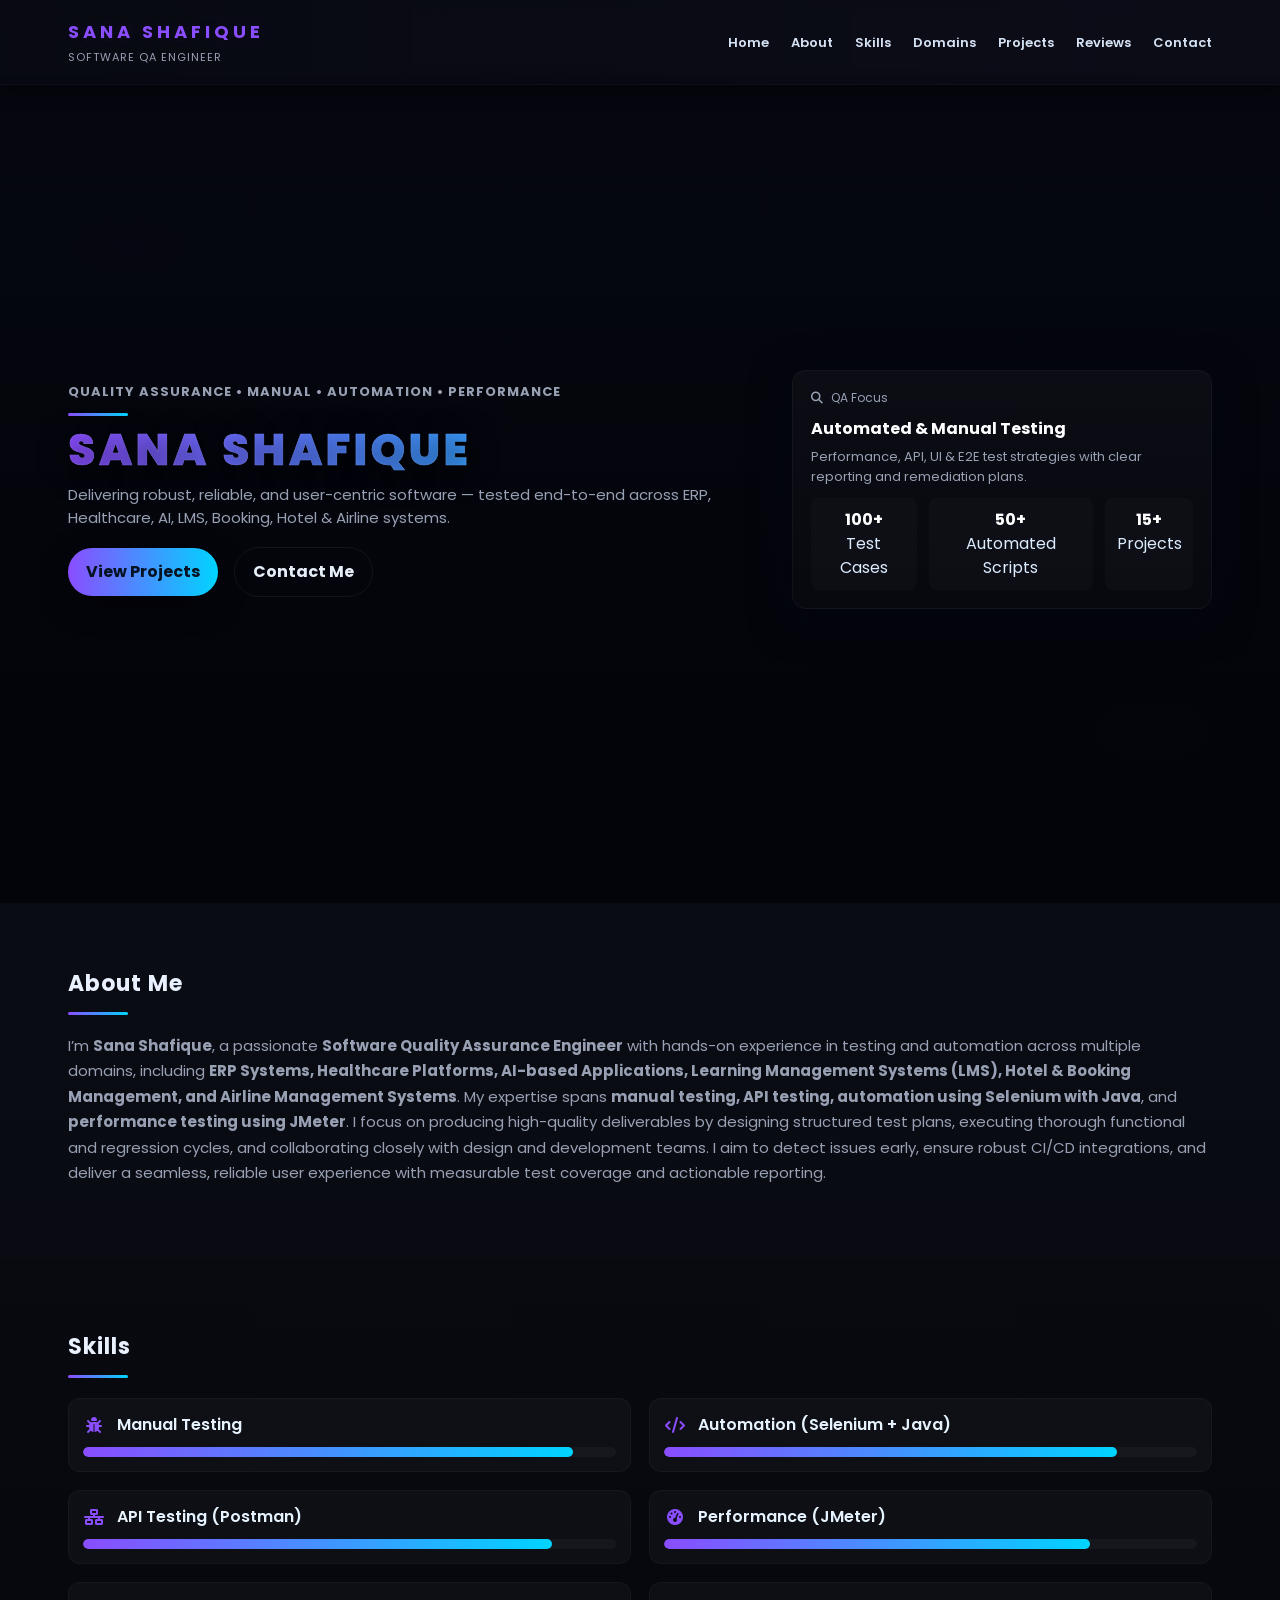
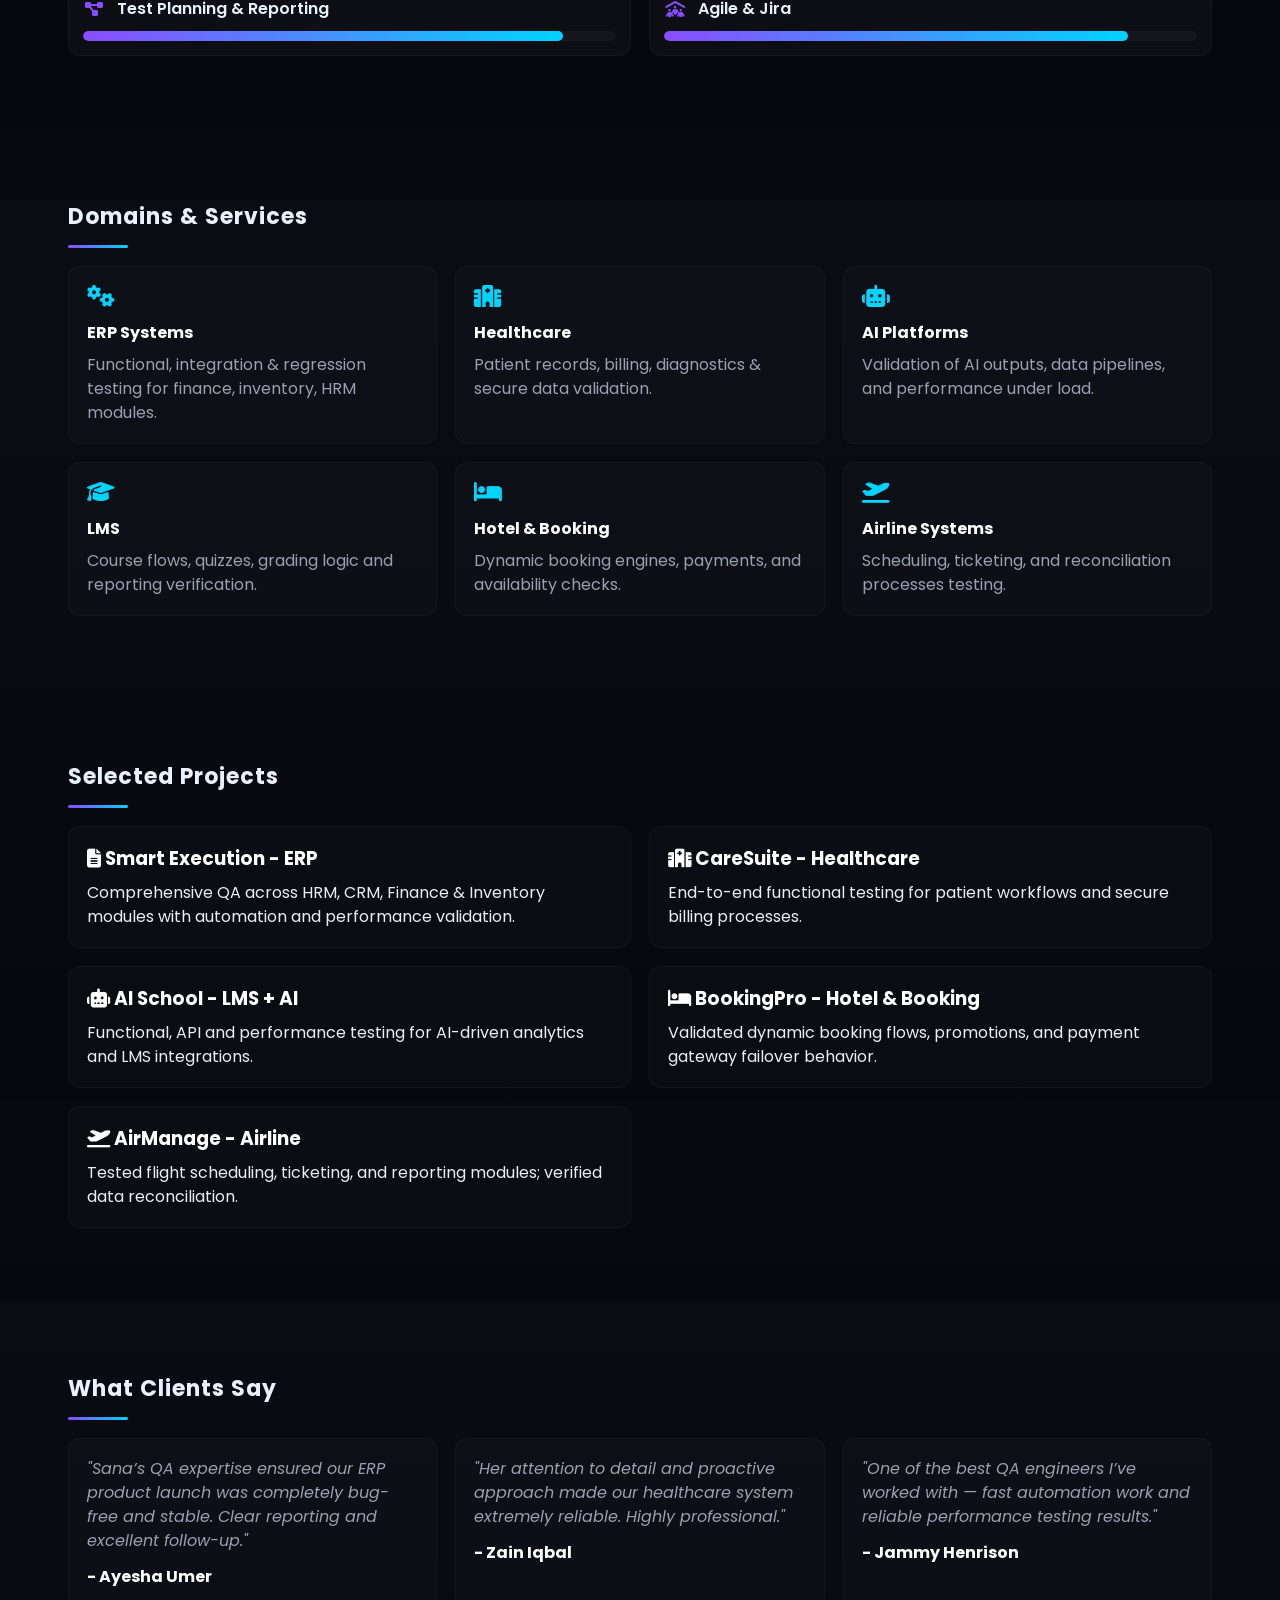
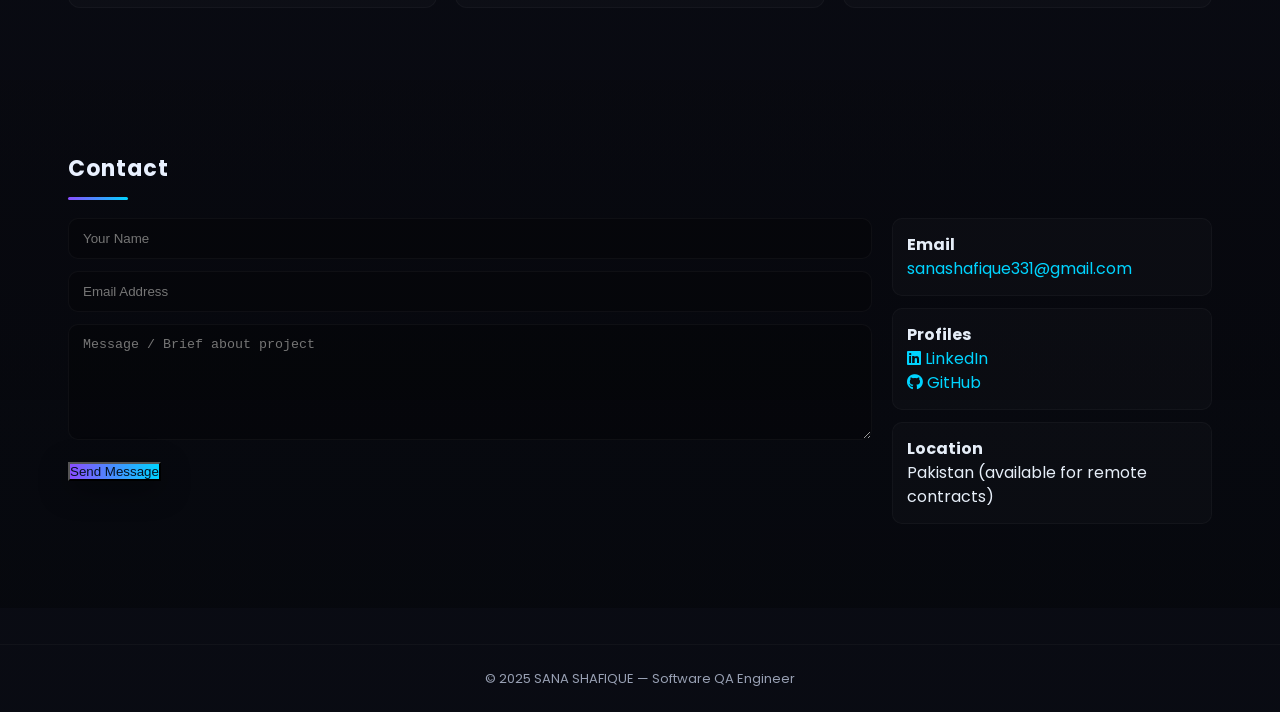
<file: index.html>
<!DOCTYPE html>
<html lang="en">
<head>
  <meta charset="utf-8" />
  <meta name="viewport" content="width=device-width,initial-scale=1" />
  <title>SANA SHAFIQUE | QA ENGINEER</title>

  <!-- Fonts & Icons -->
  <link href="https://fonts.googleapis.com/css2?family=Poppins:wght@300;400;600;700&display=swap" rel="stylesheet">
  <link rel="stylesheet"
        href="https://cdnjs.cloudflare.com/ajax/libs/font-awesome/6.4.0/css/all.min.css"
        integrity="sha512-pap4Yk6Xc7Qv7Y8pFv+z3VJf9lq6m3V6q8XrY3aXG2Qp8xZ8Yv6Xx1z0Xc7Qv7Y8pFv+z3VJf9lq6m3V6q8XrY3A=="
        crossorigin="anonymous" referrerpolicy="no-referrer" />

  <link rel="stylesheet" href="style.css" />
</head>
<body>

  <!-- HEADER -->
  <header class="site-header">
    <div class="header-inner">
      <div class="brand">
        <h1 class="brand-name">SANA SHAFIQUE</h1>
        <p class="brand-sub">SOFTWARE QA ENGINEER</p>
      </div>

      <nav class="main-nav">
        <a href="#home">Home</a>
        <a href="#about">About</a>
        <a href="#skills">Skills</a>
        <a href="#services">Domains</a>
        <a href="#projects">Projects</a>
        <a href="#reviews">Reviews</a>
        <a href="#contact">Contact</a>
      </nav>
    </div>
  </header>

  <!-- HERO -->
  <section id="home" class="hero">
    <div class="hero-bg"></div>
    <div class="hero-overlay"></div>
    <div class="hero-inner">
      <div class="hero-left">
        <h2 class="hero-pretitle">Quality Assurance • Manual • Automation • Performance</h2>
        <h1 class="hero-title">SANA SHAFIQUE</h1>
        <p class="hero-tagline">Delivering robust, reliable, and user-centric software — tested end-to-end across ERP, Healthcare, AI, LMS, Booking, Hotel & Airline systems.</p>
        <div class="hero-cta">
          <a class="btn primary" href="#projects">View Projects</a>
          <a class="btn ghost" href="#contact">Contact Me</a>
        </div>
      </div>

      <div class="hero-right">
        <div class="floating-card">
          <div class="meta">
            <div class="meta-top"><i class="fa-solid fa-magnifying-glass"></i> QA Focus</div>
            <h3>Automated & Manual Testing</h3>
            <p>Performance, API, UI & E2E test strategies with clear reporting and remediation plans.</p>
          </div>

          <ul class="mini-stats">
            <li><strong>100+</strong><span>Test Cases</span></li>
            <li><strong>50+</strong><span>Automated Scripts</span></li>
            <li><strong>15+</strong><span>Projects</span></li>
          </ul>
        </div>
      </div>
    </div>
  </section>

  <!-- ABOUT -->
  <section id="about" class="section fade-up">
    <div class="container">
      <h2>About Me</h2>
      <p class="about-long">
        I’m <strong>Sana Shafique</strong>, a passionate <strong>Software Quality Assurance Engineer</strong> with hands-on experience in testing and automation across multiple domains,
        including <strong>ERP Systems, Healthcare Platforms, AI-based Applications, Learning Management Systems (LMS), Hotel & Booking Management, and Airline Management Systems</strong>.
        My expertise spans <strong>manual testing, API testing, automation using Selenium with Java</strong>, and <strong>performance testing using JMeter</strong>. I focus on producing
        high-quality deliverables by designing structured test plans, executing thorough functional and regression cycles, and collaborating closely with design and development teams.
        I aim to detect issues early, ensure robust CI/CD integrations, and deliver a seamless, reliable user experience with measurable test coverage and actionable reporting.
      </p>
    </div>
  </section>

  <!-- SKILLS -->
  <section id="skills" class="section dark-section fade-up">
    <div class="container">
      <h2>Skills</h2>
      <div class="skills-grid">
        <div class="skill">
          <div class="skill-head"><i class="fa-solid fa-bug"></i><span>Manual Testing</span></div>
          <div class="skill-bar"><div class="skill-fill" data-fill="92"></div></div>
        </div>
        <div class="skill">
          <div class="skill-head"><i class="fa-solid fa-code"></i><span>Automation (Selenium + Java)</span></div>
          <div class="skill-bar"><div class="skill-fill" data-fill="85"></div></div>
        </div>
        <div class="skill">
          <div class="skill-head"><i class="fa-solid fa-network-wired"></i><span>API Testing (Postman)</span></div>
          <div class="skill-bar"><div class="skill-fill" data-fill="88"></div></div>
        </div>
        <div class="skill">
          <div class="skill-head"><i class="fa-solid fa-tachometer-alt"></i><span>Performance (JMeter)</span></div>
          <div class="skill-bar"><div class="skill-fill" data-fill="80"></div></div>
        </div>
        <div class="skill">
          <div class="skill-head"><i class="fa-solid fa-project-diagram"></i><span>Test Planning & Reporting</span></div>
          <div class="skill-bar"><div class="skill-fill" data-fill="90"></div></div>
        </div>
        <div class="skill">
          <div class="skill-head"><i class="fa-solid fa-people-roof"></i><span>Agile & Jira</span></div>
          <div class="skill-bar"><div class="skill-fill" data-fill="87"></div></div>
        </div>
      </div>
    </div>
  </section>

  <!-- SERVICES / DOMAINS -->
  <section id="services" class="section fade-up">
    <div class="container">
      <h2>Domains & Services</h2>
      <div class="services-grid">
        <div class="service-card"><i class="fa-solid fa-cogs"></i><h4>ERP Systems</h4><p>Functional, integration & regression testing for finance, inventory, HRM modules.</p></div>
        <div class="service-card"><i class="fa-solid fa-hospital"></i><h4>Healthcare</h4><p>Patient records, billing, diagnostics & secure data validation.</p></div>
        <div class="service-card"><i class="fa-solid fa-robot"></i><h4>AI Platforms</h4><p>Validation of AI outputs, data pipelines, and performance under load.</p></div>
        <div class="service-card"><i class="fa-solid fa-graduation-cap"></i><h4>LMS</h4><p>Course flows, quizzes, grading logic and reporting verification.</p></div>
        <div class="service-card"><i class="fa-solid fa-bed"></i><h4>Hotel & Booking</h4><p>Dynamic booking engines, payments, and availability checks.</p></div>
        <div class="service-card"><i class="fa-solid fa-plane-departure"></i><h4>Airline Systems</h4><p>Scheduling, ticketing, and reconciliation processes testing.</p></div>
      </div>
    </div>
  </section>

  <!-- PROJECTS -->
  <section id="projects" class="section dark-section fade-up">
    <div class="container">
      <h2>Selected Projects</h2>
      <div class="projects-grid">
        <article class="project">
          <h3><i class="fa-solid fa-file-lines"></i> Smart Execution - ERP</h3>
          <p>Comprehensive QA across HRM, CRM, Finance & Inventory modules with automation and performance validation.</p>
        </article>

        <article class="project">
          <h3><i class="fa-solid fa-hospital"></i> CareSuite - Healthcare</h3>
          <p>End-to-end functional testing for patient workflows and secure billing processes.</p>
        </article>

        <article class="project">
          <h3><i class="fa-solid fa-robot"></i> AI School - LMS + AI</h3>
          <p>Functional, API and performance testing for AI-driven analytics and LMS integrations.</p>
        </article>

        <article class="project">
          <h3><i class="fa-solid fa-bed"></i> BookingPro - Hotel & Booking</h3>
          <p>Validated dynamic booking flows, promotions, and payment gateway failover behavior.</p>
        </article>

        <article class="project">
          <h3><i class="fa-solid fa-plane-departure"></i> AirManage - Airline</h3>
          <p>Tested flight scheduling, ticketing, and reporting modules; verified data reconciliation.</p>
        </article>
      </div>
    </div>
  </section>

  <!-- REVIEWS -->
  <section id="reviews" class="section fade-up">
    <div class="container">
      <h2>What Clients Say</h2>
      <div class="reviews-grid">
        <div class="review-card">
          <p>"Sana’s QA expertise ensured our ERP product launch was completely bug-free and stable. Clear reporting and excellent follow-up."</p>
          <h4>- Ayesha Umer</h4>
        </div>
        <div class="review-card">
          <p>"Her attention to detail and proactive approach made our healthcare system extremely reliable. Highly professional."</p>
          <h4>- Zain Iqbal</h4>
        </div>
        <div class="review-card">
          <p>"One of the best QA engineers I’ve worked with — fast automation work and reliable performance testing results."</p>
          <h4>- Jammy Henrison</h4>
        </div>
      </div>
    </div>
  </section>

  <!-- CONTACT -->
  <section id="contact" class="section dark-section fade-up">
    <div class="container">
      <h2>Contact</h2>
      <div class="contact-grid">
  <form
  name="contact"
  method="POST"
  data-netlify="true"
  netlify-honeypot="bot-field"
  class="contact-form">

  <input type="hidden" name="form-name" value="contact">

  <p hidden>
    <label>
      Don't fill this out:
      <input name="bot-field">
    </label>
  </p>

  <!-- Your other inputs go here -->

  <input
    type="text"
    name="name"
    placeholder="Your Name"
    required>

  <input
    type="email"
    name="email"
    placeholder="Email Address"
    required>

  <textarea
    name="message"
    rows="6"
    placeholder="Message / Brief about project"
    required></textarea>

  <button class="btn primary" type="submit">
      Send Message
  </button>

</form>

        <div class="contact-info">
          <div class="info-block">
            <h4>Email</h4>
            <p><a href="mailto:sanashafique331@gmail.com">sanashafique331@gmail.com</a></p>
          </div>
          <div class="info-block">
            <h4>Profiles</h4>
            <p>
              <a href="https://www.linkedin.com/in/sana-sqa/" target="_blank"><i class="fa-brands fa-linkedin"></i> LinkedIn</a><br>
              <a href="https://github.com/sana1234567890" target="_blank"><i class="fa-brands fa-github"></i> GitHub</a>
            </p>
          </div>

          <div class="info-block">
            <h4>Location</h4>
            <p>Pakistan (available for remote contracts)</p>
          </div>
        </div>
      </div>
    </div>
  </section>

  <footer class="site-footer">
    <div class="container">
      <p>© 2025 SANA SHAFIQUE — Software QA Engineer</p>
    </div>
  </footer>

  <script src="script.js"></script>
</body>
</html>
</file>
<file: style.css>
/* Reset + Base */
* { box-sizing: border-box; margin: 0; padding: 0; }
:root{
  --bg1: #0f1724;
  --bg2: #0b0f1a;
  --accent1: #8a4dff; /* purple */
  --accent2: #00d4ff; /* cyan */
  --muted: #98a0b3;
  --card: rgba(255,255,255,0.03);
}
html,body{height:100%}
body{
  font-family: 'Poppins', sans-serif;
  background: linear-gradient(180deg, rgba(10,12,20,1) 0%, rgba(8,9,16,1) 100%);
  color: #e6eef8;
  -webkit-font-smoothing:antialiased;
  -moz-osx-font-smoothing:grayscale;
  line-height:1.5;
  overflow-x: hidden;
}

/* HEADER */
.site-header{
  position: sticky;
  top: 0;
  z-index: 60;
  backdrop-filter: blur(6px);
  background: linear-gradient(90deg, rgba(7,9,18,0.6), rgba(18,16,30,0.3));
  border-bottom: 1px solid rgba(255,255,255,0.03);
  box-shadow: 0 6px 18px rgba(0,0,0,0.45);
}
.header-inner{
  max-width:1200px; margin:0 auto; padding:18px 28px;
  display:flex; align-items:center; justify-content:space-between; gap:20px;
}
.brand .brand-name{
  font-size:18px; letter-spacing:4px; font-weight:700;
  color:var(--accent1); text-transform:uppercase;
  text-shadow: 0 0 12px rgba(138,77,255,0.12);
}
.brand-sub{ font-size:11px; color:var(--muted); margin-top:4px; letter-spacing:1px; }

/* Nav */
.main-nav a{
  color:#d6e3f5; text-decoration:none; margin-left:18px; font-weight:600; font-size:13px;
  transition: color .25s ease, transform .2s ease;
}
.main-nav a:hover{ color:var(--accent2); transform: translateY(-2px); }

/* HERO */
.hero{ position:relative; min-height:90vh; display:flex; align-items:center; }
.hero-bg{
  position:absolute; inset:0; z-index:0;
  background-image:
    linear-gradient(180deg, rgba(9,10,18,0.6), rgba(4,6,10,0.6)),
    url('https://images.unsplash.com/photo-1505682634904-d7c0b3f9f8d8?ixlib=rb-4.0.3&auto=format&fit=crop&w=1400&q=60');
  background-size:cover; background-position:center; filter: contrast(1.05) saturate(1.05);
  transform: scale(1.02);
}
.hero-overlay{
  position:absolute; inset:0; z-index:1;
  background: radial-gradient(600px 300px at 10% 20%, rgba(138,77,255,0.12), transparent 10%),
              radial-gradient(600px 300px at 90% 80%, rgba(0,212,255,0.08), transparent 10%);
  mix-blend-mode: overlay;
}
.hero-inner{
  position:relative; z-index:2; width:100%; max-width:1200px; margin:0 auto; padding:60px 28px;
  display:grid; grid-template-columns: 1fr 420px; gap:40px; align-items:center;
}
.hero-left{ color: #eef6ff; }
.hero-pretitle{ font-size:13px; color:var(--muted); margin-bottom:12px; letter-spacing:1px; text-transform:uppercase; }
.hero-title{ font-size:44px; letter-spacing:4px; line-height:1; margin-bottom:12px; color: transparent;
  -webkit-text-stroke: 0.7px rgba(230,238,248,0.15);
  background-image: linear-gradient(90deg, var(--accent1), var(--accent2));
  -webkit-background-clip: text; background-clip: text; font-weight:800;
  text-transform:uppercase; text-shadow: 0 6px 30px rgba(0,0,0,0.6);
  animation: nameFloat 2.8s ease-in-out infinite alternate;
}
@keyframes nameFloat { from{ transform: translateY(0); } to{ transform: translateY(-6px) } }

.hero-tagline{ color:var(--muted); max-width:680px; margin-bottom:18px; font-size:15px; }
.hero-cta .btn{ display:inline-block; margin-right:12px; border-radius:999px; padding:12px 18px; font-weight:700; text-decoration:none; }
.btn.primary{ background: linear-gradient(90deg,var(--accent1),var(--accent2)); color:#041222; box-shadow: 0 8px 30px rgba(0,0,0,0.45); }
.btn.ghost{ background: transparent; border:1px solid rgba(255,255,255,0.06); color:#e6eef8; }

/* Floating card on right */
.floating-card{
  background: linear-gradient(180deg, rgba(255,255,255,0.03), rgba(255,255,255,0.02));
  border: 1px solid rgba(255,255,255,0.04);
  padding:18px; border-radius:14px; color:#dcecff; width:100%;
  box-shadow: 0 8px 40px rgba(2,6,20,0.6);
  transform: translateY(0); transition: transform .45s cubic-bezier(.2,.9,.3,1);
}
.floating-card:hover{ transform: translateY(-8px) }
.floating-card .meta-top{ font-size:12px; color:var(--muted); display:flex; align-items:center; gap:8px; }
.floating-card h3{ margin:10px 0 6px; font-size:16px; color:#fff; }
.floating-card p{ color:var(--muted); font-size:13px; margin-bottom:12px; }
.mini-stats{ display:flex; gap:12px; list-style:none; padding:0; margin:12px 0 0; }
.mini-stats li{ background: rgba(255,255,255,0.02); padding:10px 12px; border-radius:8px; text-align:center; min-width:88px; }
.mini-stats li strong{ display:block; font-size:16px; color:#fff }

/* SECTION LAYOUT */
.section{ padding:72px 20px; }
.container{ max-width:1200px; margin:0 auto; padding:0 28px; }
h2{ font-size:22px; color: #e9f1ff; margin-bottom:18px; letter-spacing:1px; position:relative; }
h2::after{ content:''; width:60px; height:3px; background:linear-gradient(90deg,var(--accent1),var(--accent2)); display:block; margin-top:12px; border-radius:3px; }

/* ABOUT */
.about-long{ color:var(--muted); margin-top:18px; font-size:15px; line-height:1.7; }

/* SKILLS */
.dark-section{ background: linear-gradient(180deg, rgba(8,9,15,0.6), rgba(4,6,10,0.6)); }
.skills-grid{ display:grid; grid-template-columns: repeat(2, 1fr); gap:18px; margin-top:20px; }
.skill{ background: var(--card); padding:14px; border-radius:12px; border:1px solid rgba(255,255,255,0.03); }
.skill-head{ display:flex; align-items:center; gap:12px; font-weight:600; color:#e6f3ff; margin-bottom:10px; }
.skill-head i{ color: var(--accent1); font-size:16px; width:22px; text-align:center; }
.skill-bar{ background: rgba(255,255,255,0.03); height:10px; border-radius:99px; overflow:hidden; }
.skill-fill{ height:100%; width:0%; background: linear-gradient(90deg,var(--accent1),var(--accent2)); border-radius:99px; transition: width 1.6s cubic-bezier(.2,.9,.3,1); }

/* SERVICES */
.services-grid{ display:grid; grid-template-columns: repeat(3, 1fr); gap:18px; margin-top:18px; }
.service-card{ background: rgba(255,255,255,0.02); border:1px solid rgba(255,255,255,0.03); padding:18px; border-radius:12px; min-height:120px; color:var(--muted); transition: transform .3s; }
.service-card:hover{ transform: translateY(-8px) }
.service-card h4{ color:#fff; margin-top:10px; margin-bottom:8px; }
.service-card i{ font-size:22px; color:var(--accent2) }

/* PROJECTS */
.projects-grid{ display:grid; grid-template-columns: repeat(2, 1fr); gap:18px; margin-top:18px; }
.project{ background: rgba(255,255,255,0.02); padding:18px; border-radius:12px; border:1px solid rgba(255,255,255,0.03); transition: transform .25s; }
.project:hover{ transform: translateY(-6px) }
.project h3{ color:#fff; margin-bottom:8px; }

/* REVIEWS */
.reviews-grid{ display:grid; grid-template-columns: repeat(3,1fr); gap:18px; margin-top:18px; }
.review-card{ background: rgba(255,255,255,0.02); padding:18px; border-radius:12px; color:var(--muted); border:1px solid rgba(255,255,255,0.03); font-style:italic; }
.review-card h4{ margin-top:12px; color:#fff; font-weight:700; font-style:normal; }

/* CONTACT */
.contact-grid{ display:grid; grid-template-columns: 1fr 320px; gap:20px; align-items:start; margin-top:18px; }
.contact-form input, .contact-form textarea{
  width:100%; padding:12px 14px; border-radius:10px; border:1px solid rgba(255,255,255,0.04);
  background: rgba(0,0,0,0.25); color:#e9f1ff; margin-bottom:12px; outline:none;
}
.contact-form textarea{ resize:vertical; }
.contact-info .info-block{ background: rgba(255,255,255,0.02); padding:14px; margin-bottom:12px; border-radius:10px; border:1px solid rgba(255,255,255,0.03); }
.contact-info a{ color:var(--accent2); text-decoration:none; }

/* FOOTER */
.site-footer{ padding:24px 0; border-top:1px solid rgba(255,255,255,0.03); margin-top:36px; background:transparent; }
.site-footer p{ text-align:center; color:var(--muted); font-size:13px; }

/* Fade-up animation util */
.fade-up{ opacity:0; transform: translateY(18px); transition: opacity .9s ease, transform .9s ease; }
.fade-up.visible{ opacity:1; transform: translateY(0); }

/* Responsive */
@media (max-width: 980px){
  .hero-inner{ grid-template-columns: 1fr; padding-bottom:30px; gap:22px; }
  .projects-grid{ grid-template-columns: 1fr; }
  .services-grid{ grid-template-columns: 1fr; }
  .reviews-grid{ grid-template-columns: 1fr; }
  .skills-grid{ grid-template-columns: 1fr; }
  .contact-grid{ grid-template-columns: 1fr; }
  .header-inner{ flex-direction:column; align-items:flex-start }
  .main-nav{ margin-top:10px; display:flex; gap:12px; flex-wrap:wrap }
}
@media (max-width: 520px){
  .hero-title{ font-size:30px }
  .brand .brand-name{ font-size:14px }
}
</file>
